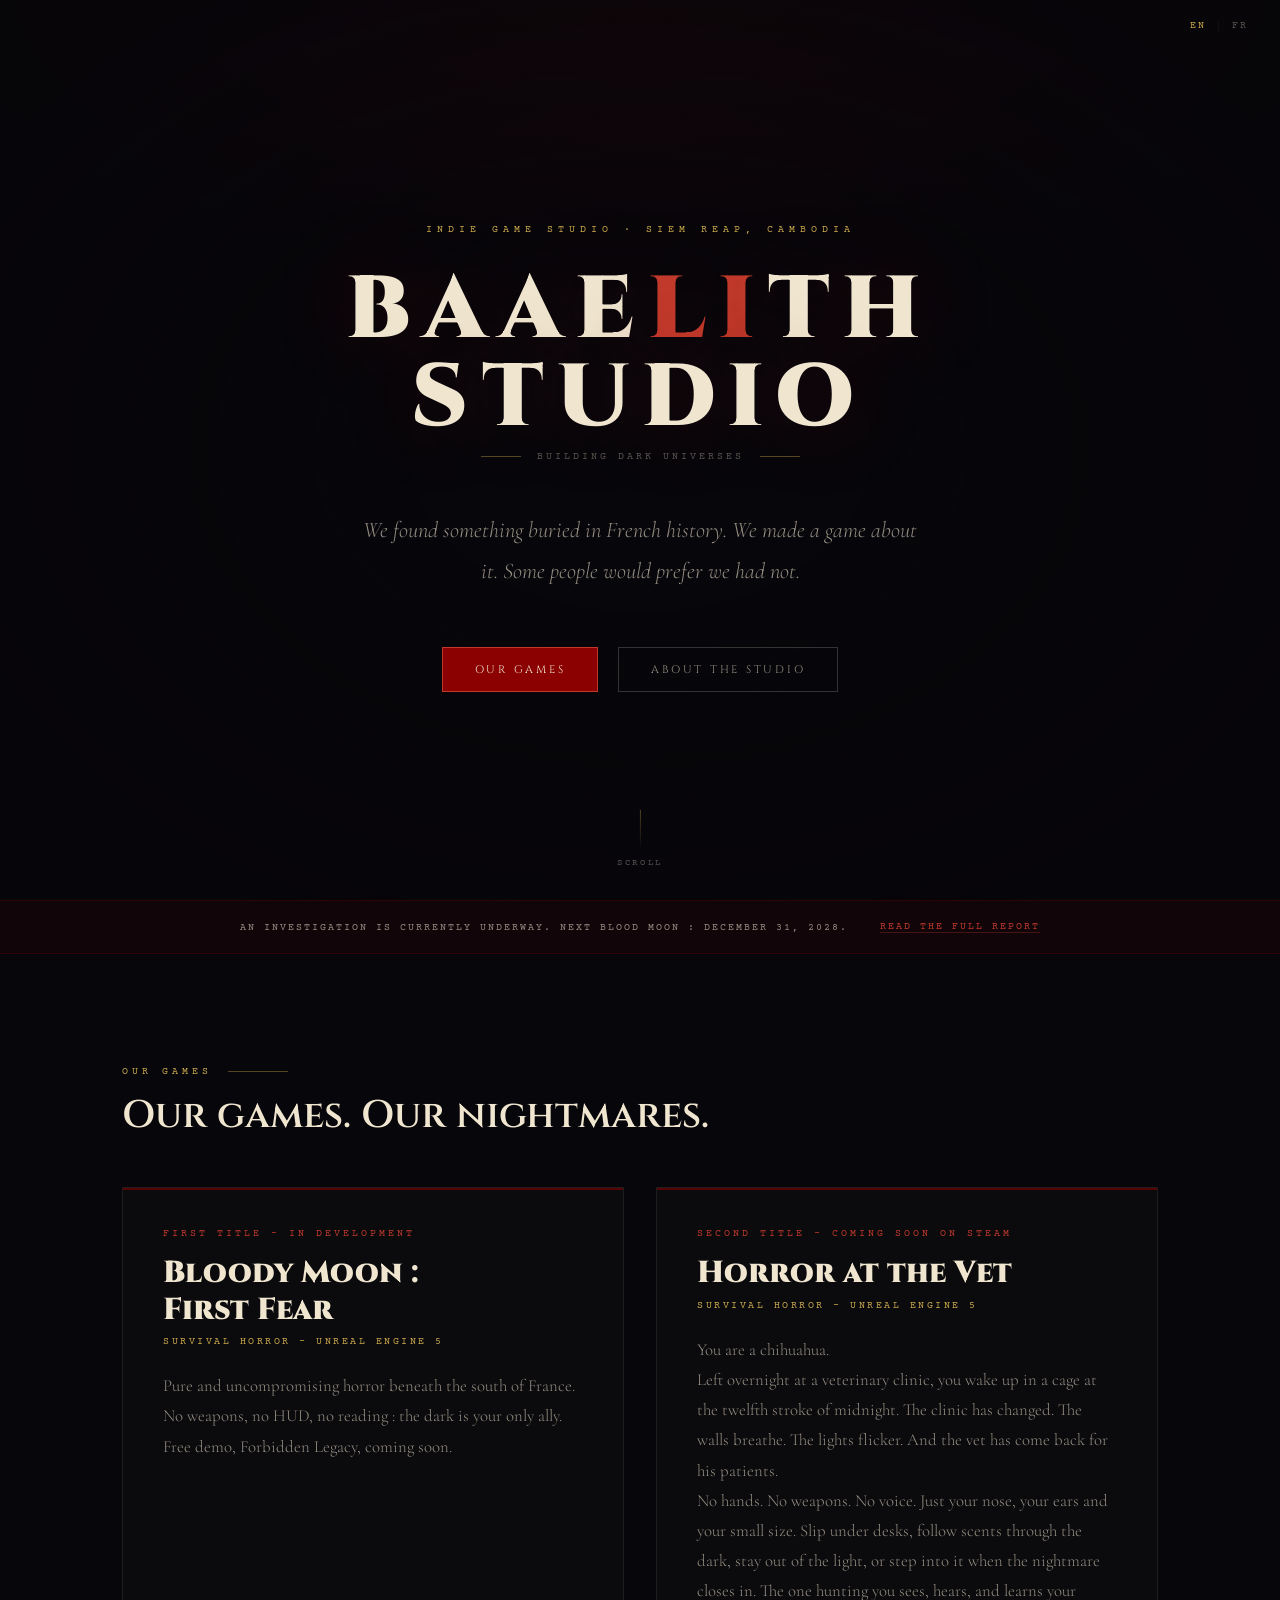
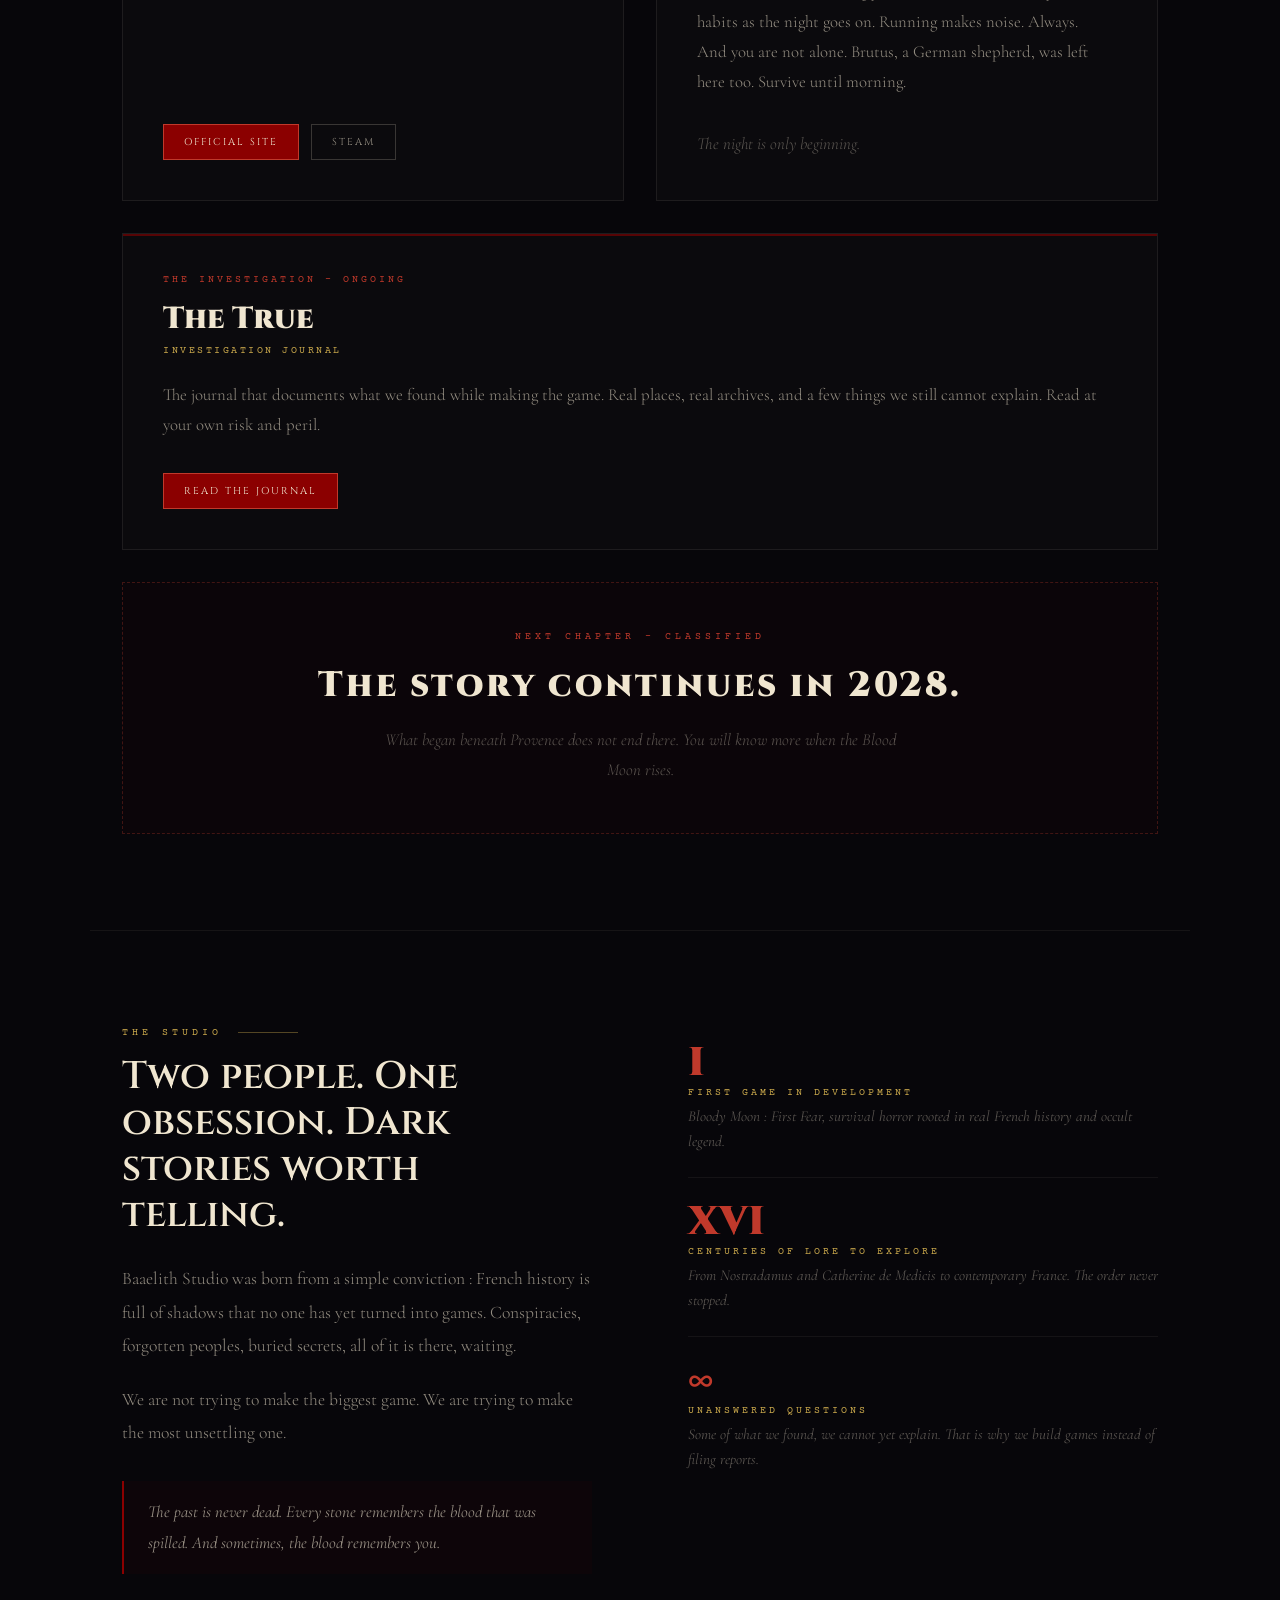
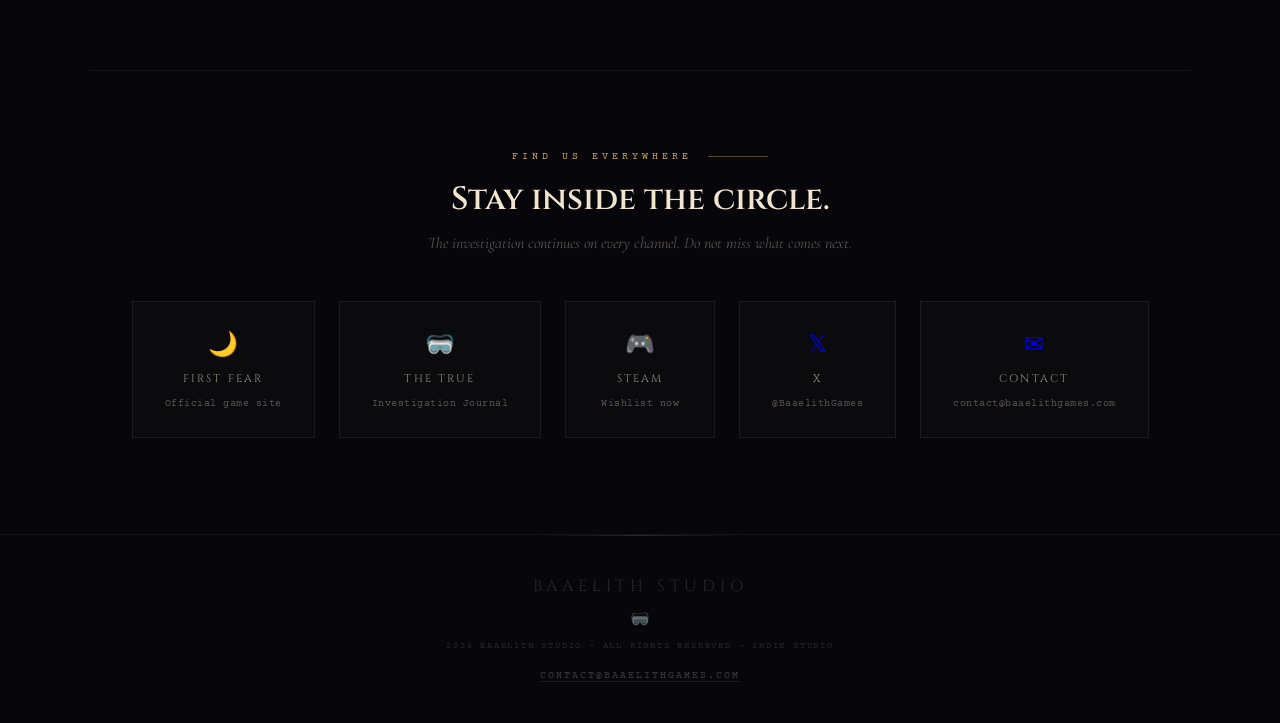
<file: index.html>
<!DOCTYPE html>
<html lang="en">
<head>
<meta charset="UTF-8">
<meta name="viewport" content="width=device-width, initial-scale=1.0">
<meta name="description" content="Baaelith Studio - indie horror game studio building dark universes rooted in real French history. First title : Bloody Moon : First Fear, survival horror on PC. Studio de jeux video independant.">
<link rel="canonical" href="https://baaelithgames.com/">
<meta property="og:type" content="website">
<meta property="og:url" content="https://baaelithgames.com/">
<meta property="og:title" content="Baaelith Studio - Indie Horror Game Studio">
<meta property="og:description" content="An indie game studio building dark universes. First title : Bloody Moon : First Fear, pure survival horror on PC.">
<meta property="og:image" content="https://baaelithgames.github.io/Nostradamus_Lettre_Medicis1.png">
<meta name="twitter:card" content="summary_large_image">
<meta name="twitter:site" content="@BaaelithGames">
<title>Baaelith Studio - Indie Horror Game Studio | Bloody Moon : First Fear</title>
<script type="application/ld+json">
{"@context":"https://schema.org","@type":"Organization","name":"Baaelith Studio","url":"https://baaelithgames.com","email":"contact@baaelithgames.com","description":"Independent game studio building dark universes rooted in real French history. First title : Bloody Moon : First Fear, a pure survival horror game on PC.","sameAs":["https://baaelithgames.github.io","https://store.steampowered.com/app/4516770/Bloody_Moon__First_Fear/","https://x.com/BaaelithGames"]}
</script>
<link href="https://fonts.googleapis.com/css2?family=Cinzel:wght@400;600;900&family=Cormorant+Garamond:ital,wght@0,300;0,400;0,600;1,300;1,400&family=Courier+Prime:wght@400;700&display=swap" rel="stylesheet">
<style>
:root{--black:#07060A;--blood:#8B0000;--blood-bright:#C0392B;--gold:#C9A84C;--gold-dim:rgba(201,168,76,0.4);--paper:#F0E6D0;--paper-dim:rgba(240,230,208,0.6);--paper-ghost:rgba(240,230,208,0.15);--mist:rgba(240,230,208,0.35);}
*,*::before,*::after{box-sizing:border-box;margin:0;padding:0;}
html{scroll-behavior:smooth;}
body{background:var(--black);color:var(--paper);font-family:'Cormorant Garamond',Georgia,serif;overflow-x:hidden;cursor:crosshair;}
a,button{cursor:pointer;}
.lang-bar{position:fixed;top:0;right:0;z-index:200;display:flex;align-items:center;padding:1rem 1.5rem;gap:4px;}
.lang-btn{background:none;border:none;font-family:'Courier Prime',monospace;font-size:10px;letter-spacing:0.2em;color:var(--mist);padding:4px 8px;transition:color 0.2s;text-transform:uppercase;}
.lang-btn.active{color:var(--gold);}
.lang-sep{color:var(--mist);font-size:10px;opacity:0.4;}
.particles{position:fixed;inset:0;overflow:hidden;z-index:0;pointer-events:none;}
.particle{position:absolute;width:1px;height:1px;background:var(--gold);border-radius:50%;animation:drift linear infinite;opacity:0;}
@keyframes drift{0%{transform:translateY(100vh);opacity:0;}10%{opacity:0.5;}90%{opacity:0.2;}100%{transform:translateY(-10vh) translateX(20px);opacity:0;}}
.hero{min-height:100vh;display:flex;flex-direction:column;align-items:center;justify-content:center;position:relative;padding:5rem 2rem 4rem;text-align:center;}
.hero::before{content:'';position:absolute;inset:0;background:radial-gradient(ellipse 60% 60% at 50% 50%,transparent 30%,rgba(7,6,10,0.8) 100%),radial-gradient(ellipse 100% 50% at 50% 0%,rgba(139,0,0,0.12) 0%,transparent 60%);pointer-events:none;z-index:1;}
.hero-content{position:relative;z-index:2;max-width:800px;}
@keyframes fadeDown{from{opacity:0;transform:translateY(-10px);}to{opacity:1;transform:translateY(0);}}
@keyframes fadeUp{from{opacity:0;transform:translateY(20px);}to{opacity:1;transform:translateY(0);}}
@keyframes fadeIn{from{opacity:0;}to{opacity:1;}}
.hero-eyebrow{font-family:'Courier Prime',monospace;font-size:10px;letter-spacing:0.5em;color:var(--gold);text-transform:uppercase;margin-bottom:2rem;opacity:0;animation:fadeDown 1s ease 0.3s forwards;}
.hero-logo{font-family:'Cinzel',serif;font-size:clamp(2.5rem,8vw,5.5rem);font-weight:900;letter-spacing:0.15em;color:var(--paper);line-height:1;margin-bottom:0.5rem;text-shadow:0 0 80px rgba(139,0,0,0.3);opacity:0;animation:fadeUp 1.2s ease 0.5s forwards;}
.hero-logo span{color:var(--blood-bright);}
.hero-rule{display:flex;align-items:center;justify-content:center;gap:1rem;margin-bottom:3rem;opacity:0;animation:fadeUp 1s ease 0.8s forwards;}
.hero-rule::before,.hero-rule::after{content:'';width:40px;height:1px;background:var(--gold-dim);}
.hero-tagline{font-family:'Courier Prime',monospace;font-size:10px;letter-spacing:0.3em;color:var(--mist);text-transform:uppercase;}
.hero-desc{font-size:clamp(1.1rem,2.5vw,1.4rem);font-style:italic;font-weight:300;color:var(--paper-dim);line-height:1.8;max-width:560px;margin:0 auto 3.5rem;opacity:0;animation:fadeUp 1s ease 1s forwards;}
.hero-cta{display:flex;gap:1.25rem;justify-content:center;flex-wrap:wrap;opacity:0;animation:fadeUp 1s ease 1.2s forwards;}
.hero-scroll{position:absolute;bottom:2rem;left:50%;transform:translateX(-50%);z-index:2;display:flex;flex-direction:column;align-items:center;gap:8px;opacity:0;animation:fadeIn 1s ease 2s forwards;}
.hero-scroll span{font-family:'Courier Prime',monospace;font-size:9px;letter-spacing:0.3em;color:var(--mist);text-transform:uppercase;}
.scroll-line{width:1px;height:40px;background:linear-gradient(to bottom,var(--gold-dim),transparent);animation:scrollPulse 2s ease-in-out infinite;}
@keyframes scrollPulse{0%,100%{opacity:0.4;}50%{opacity:1;}}
.btn-primary{font-family:'Cinzel',serif;font-size:11px;letter-spacing:0.25em;text-transform:uppercase;color:var(--paper);background:var(--blood);border:1px solid var(--blood-bright);padding:14px 32px;text-decoration:none;transition:background 0.3s;display:inline-block;}
.btn-primary:hover{background:var(--blood-bright);}
.btn-secondary{font-family:'Cinzel',serif;font-size:11px;letter-spacing:0.25em;text-transform:uppercase;color:var(--paper-dim);background:transparent;border:1px solid rgba(240,230,208,0.2);padding:14px 32px;text-decoration:none;transition:all 0.3s;display:inline-block;}
.btn-secondary:hover{border-color:var(--gold-dim);color:var(--gold);}
.btn-small{font-family:'Cinzel',serif;font-size:10px;letter-spacing:0.2em;text-transform:uppercase;color:var(--paper-dim);background:transparent;border:1px solid rgba(240,230,208,0.2);padding:10px 20px;text-decoration:none;transition:all 0.3s;display:inline-block;}
.btn-small:hover{border-color:var(--gold-dim);color:var(--gold);}
.btn-small.red{background:var(--blood);border-color:var(--blood-bright);color:var(--paper);}
.btn-small.red:hover{background:var(--blood-bright);}
.inv-banner{background:rgba(139,0,0,0.08);border-top:1px solid rgba(139,0,0,0.2);border-bottom:1px solid rgba(139,0,0,0.2);padding:1.25rem 2rem;display:flex;align-items:center;justify-content:center;gap:2rem;flex-wrap:wrap;position:relative;z-index:2;}
.inv-banner p{font-family:'Courier Prime',monospace;font-size:10px;letter-spacing:0.2em;color:var(--paper-dim);text-transform:uppercase;}
.inv-banner a{font-family:'Courier Prime',monospace;font-size:10px;letter-spacing:0.2em;color:var(--blood-bright);text-decoration:none;text-transform:uppercase;border-bottom:1px solid rgba(192,57,43,0.3);}
.inv-banner a:hover{border-color:var(--blood-bright);}
.section-label{font-family:'Courier Prime',monospace;font-size:10px;letter-spacing:0.4em;color:var(--gold);text-transform:uppercase;margin-bottom:1rem;display:flex;align-items:center;gap:1rem;}
.section-label::after{content:'';width:60px;height:1px;background:var(--gold-dim);}
.section-title{font-family:'Cinzel',serif;font-size:clamp(1.6rem,4vw,2.4rem);font-weight:600;color:var(--paper);line-height:1.2;margin-bottom:3rem;}
.games-section{max-width:1100px;margin:0 auto;padding:7rem 2rem 6rem;position:relative;z-index:2;}
.games-grid{display:grid;grid-template-columns:1fr 1fr;gap:2rem;}
.game-card{border:1px solid rgba(240,230,208,0.08);background:rgba(240,230,208,0.02);padding:2.5rem;position:relative;overflow:hidden;display:flex;flex-direction:column;transition:border-color 0.3s;}
.game-card::before{content:'';position:absolute;top:0;left:0;right:0;height:2px;background:var(--blood);opacity:0.6;}
.game-card:hover{border-color:rgba(201,168,76,0.25);}
.card-kicker{font-family:'Courier Prime',monospace;font-size:10px;letter-spacing:0.3em;color:var(--blood-bright);text-transform:uppercase;margin-bottom:1rem;}
.card-name{font-family:'Cinzel',serif;font-size:clamp(1.4rem,3vw,1.9rem);font-weight:900;color:var(--paper);line-height:1.2;margin-bottom:0.5rem;}
.card-sub{font-family:'Courier Prime',monospace;font-size:10px;letter-spacing:0.25em;color:var(--gold);text-transform:uppercase;margin-bottom:1.5rem;}
.card-desc{font-size:1.05rem;font-weight:300;color:var(--paper-dim);line-height:1.8;margin-bottom:2rem;flex:1;}
.card-links{display:flex;gap:0.75rem;flex-wrap:wrap;}
.teaser-card{grid-column:1/-1;border:1px dashed rgba(192,57,43,0.3);background:rgba(139,0,0,0.04);padding:3rem 2.5rem;text-align:center;position:relative;overflow:hidden;transition:border-color 0.3s;}
.teaser-card:hover{border-color:rgba(192,57,43,0.6);}
.teaser-kicker{font-family:'Courier Prime',monospace;font-size:10px;letter-spacing:0.4em;color:var(--blood-bright);text-transform:uppercase;margin-bottom:1.25rem;animation:blink 3s ease-in-out infinite;}
@keyframes blink{0%,100%{opacity:1;}50%{opacity:0.4;}}
.teaser-title{font-family:'Cinzel',serif;font-size:clamp(1.5rem,3.5vw,2.2rem);font-weight:900;color:var(--paper);letter-spacing:0.08em;margin-bottom:1rem;}
.teaser-title span{color:var(--blood-bright);}
.teaser-desc{font-size:1.05rem;font-style:italic;font-weight:300;color:var(--mist);line-height:1.8;max-width:520px;margin:0 auto;}
.studio-section{max-width:1100px;margin:0 auto;padding:6rem 2rem;display:grid;grid-template-columns:1fr 1fr;gap:6rem;align-items:start;position:relative;z-index:2;}
.studio-title{font-family:'Cinzel',serif;font-size:clamp(1.6rem,4vw,2.4rem);font-weight:600;color:var(--paper);line-height:1.2;margin-bottom:1.5rem;}
.studio-text{font-size:1.1rem;font-weight:300;line-height:1.9;color:var(--paper-dim);margin-bottom:1.25rem;}
.studio-manifesto{border-left:2px solid var(--blood);padding:1rem 1.5rem;background:rgba(139,0,0,0.05);margin-top:2rem;}
.studio-manifesto p{font-size:1.05rem;font-style:italic;color:var(--paper-dim);line-height:1.8;}
.studio-facts{display:flex;flex-direction:column;gap:1.5rem;padding-top:1rem;}
.fact-item{padding-bottom:1.5rem;border-bottom:1px solid rgba(240,230,208,0.06);}
.fact-item:last-child{border-bottom:none;}
.fact-num{font-family:'Cinzel',serif;font-size:2.5rem;font-weight:900;color:var(--blood-bright);line-height:1;margin-bottom:0.25rem;}
.fact-label{font-family:'Courier Prime',monospace;font-size:10px;letter-spacing:0.3em;color:var(--gold);text-transform:uppercase;margin-bottom:0.4rem;}
.fact-desc{font-size:0.95rem;color:var(--mist);font-style:italic;line-height:1.6;}
.divider{border:none;border-top:1px solid rgba(240,230,208,0.06);max-width:1100px;margin:0 auto;}
.social-section{padding:5rem 2rem 6rem;max-width:1100px;margin:0 auto;text-align:center;position:relative;z-index:2;}
.social-title{font-family:'Cinzel',serif;font-size:clamp(1.4rem,3vw,2rem);font-weight:600;color:var(--paper);margin-bottom:0.75rem;}
.social-sub{font-size:1rem;font-style:italic;color:var(--mist);margin-bottom:3rem;}
.social-links{display:flex;gap:1.5rem;justify-content:center;flex-wrap:wrap;}
.social-link{display:flex;flex-direction:column;align-items:center;gap:0.75rem;text-decoration:none;padding:1.75rem 2rem;border:1px solid rgba(240,230,208,0.08);background:rgba(240,230,208,0.02);min-width:150px;transition:all 0.3s;position:relative;overflow:hidden;}
.social-link::before{content:'';position:absolute;bottom:0;left:0;right:0;height:2px;background:var(--blood);transform:scaleX(0);transition:transform 0.3s;}
.social-link:hover{border-color:rgba(240,230,208,0.15);}
.social-link:hover::before{transform:scaleX(1);}
.social-icon{font-size:1.5rem;display:block;}
.social-name{font-family:'Cinzel',serif;font-size:11px;letter-spacing:0.2em;color:var(--paper-dim);text-transform:uppercase;}
.social-handle{font-family:'Courier Prime',monospace;font-size:10px;color:var(--mist);letter-spacing:0.05em;}
footer{border-top:1px solid rgba(240,230,208,0.06);padding:2.5rem 2rem;text-align:center;position:relative;z-index:2;}
footer::before{content:'';position:absolute;top:0;left:50%;transform:translateX(-50%);width:200px;height:1px;background:linear-gradient(to right,transparent,var(--blood-bright),transparent);opacity:0.4;}
.footer-logo{font-family:'Cinzel',serif;font-size:1rem;letter-spacing:0.3em;color:var(--paper-ghost);margin-bottom:0.5rem;}
.footer-blood{display:block;color:var(--blood);margin:0.75rem auto;font-size:1rem;opacity:0.5;}
.footer-copy{font-family:'Courier Prime',monospace;font-size:9px;letter-spacing:0.2em;color:rgba(240,230,208,0.15);text-transform:uppercase;margin-bottom:0.75rem;}
.footer-email a{font-family:'Courier Prime',monospace;font-size:10px;letter-spacing:0.2em;color:rgba(240,230,208,0.25);text-decoration:none;text-transform:uppercase;border-bottom:1px solid rgba(240,230,208,0.1);transition:color 0.2s;}
.footer-email a:hover{color:var(--gold);}
@media(max-width:768px){.games-grid{grid-template-columns:1fr;}.studio-section{grid-template-columns:1fr;gap:3rem;}}
@media(max-width:480px){.hero-cta{flex-direction:column;align-items:center;}.btn-primary,.btn-secondary{width:100%;text-align:center;}}
</style>
</head>
<body>
<div class="lang-bar">
  <button class="lang-btn active" id="btn-en" onclick="setLang('en')">EN</button>
  <span class="lang-sep">|</span>
  <button class="lang-btn" id="btn-fr" onclick="setLang('fr')">FR</button>
</div>
<div class="particles" id="particles"></div>
<section class="hero">
  <div class="hero-content">
    <p class="hero-eyebrow" id="t-eyebrow"></p>
    <h1 class="hero-logo">BAAE<span>LI</span>TH<br>STUDIO</h1>
    <div class="hero-rule"><span class="hero-tagline" id="t-tagline"></span></div>
    <p class="hero-desc" id="t-desc"></p>
    <div class="hero-cta">
      <a href="#games" class="btn-primary" id="t-cta1"></a>
      <a href="#studio" class="btn-secondary" id="t-cta2"></a>
    </div>
  </div>
  <div class="hero-scroll"><div class="scroll-line"></div><span id="t-scroll"></span></div>
</section>
<div class="inv-banner">
  <p id="t-banner-text"></p>
  <a href="https://baaelithgames.github.io/the-true" target="_blank" id="t-banner-link"></a>
</div>
<div id="games">
  <div class="games-section">
    <p class="section-label" id="t-games-label"></p>
    <h2 class="section-title" id="t-games-title"></h2>
    <div class="games-grid">
      <div class="game-card">
        <p class="card-kicker" id="t-g1-kicker"></p>
        <p class="card-name">Bloody Moon :<br>First Fear</p>
        <p class="card-sub" id="t-g1-sub"></p>
        <p class="card-desc" id="t-g1-desc"></p>
        <div class="card-links">
          <a href="https://baaelithgames.github.io" target="_blank" class="btn-small red" id="t-g1-site"></a>
          <a href="https://store.steampowered.com/app/4516770/Bloody_Moon__First_Fear/" target="_blank" class="btn-small">Steam</a>
        </div>
      </div>
      <div class="game-card">
        <p class="card-kicker" id="t-g4-kicker"></p>
        <p class="card-name">Horror at the Vet</p>
        <p class="card-sub" id="t-g4-sub"></p>
        <p class="card-desc" id="t-g4-desc" style="white-space:pre-line;"></p>
        <p class="teaser-desc" id="t-g4-tag" style="margin:0;text-align:left;"></p>
      </div>
      <div class="game-card" style="grid-column:1/-1;">
        <p class="card-kicker" id="t-g2-kicker"></p>
        <p class="card-name">The True</p>
        <p class="card-sub" id="t-g2-sub"></p>
        <p class="card-desc" id="t-g2-desc"></p>
        <div class="card-links">
          <a href="https://baaelithgames.github.io/the-true" target="_blank" class="btn-small red" id="t-g2-site"></a>
        </div>
      </div>
      <div class="teaser-card">
        <p class="teaser-kicker" id="t-g3-kicker"></p>
        <p class="teaser-title" id="t-g3-title"></p>
        <p class="teaser-desc" id="t-g3-desc"></p>
      </div>
    </div>
  </div>
</div>
<hr class="divider">
<div id="studio">
  <div class="studio-section">
    <div>
      <p class="section-label" id="t-studio-label"></p>
      <h2 class="studio-title" id="t-studio-title"></h2>
      <p class="studio-text" id="t-studio-text1"></p>
      <p class="studio-text" id="t-studio-text2"></p>
      <div class="studio-manifesto"><p id="t-manifesto"></p></div>
    </div>
    <div class="studio-facts">
      <div class="fact-item">
        <p class="fact-num">I</p>
        <p class="fact-label" id="t-fact1-label"></p>
        <p class="fact-desc" id="t-fact1-desc"></p>
      </div>
      <div class="fact-item">
        <p class="fact-num">XVI</p>
        <p class="fact-label" id="t-fact2-label"></p>
        <p class="fact-desc" id="t-fact2-desc"></p>
      </div>
      <div class="fact-item">
        <p class="fact-num">&#8734;</p>
        <p class="fact-label" id="t-fact3-label"></p>
        <p class="fact-desc" id="t-fact3-desc"></p>
      </div>
    </div>
  </div>
</div>
<hr class="divider">
<div class="social-section">
  <p class="section-label" style="justify-content:center;" id="t-social-label"></p>
  <h2 class="social-title" id="t-social-title"></h2>
  <p class="social-sub" id="t-social-sub"></p>
  <div class="social-links">
    <a href="https://baaelithgames.github.io" target="_blank" class="social-link">
      <span class="social-icon">&#127769;</span>
      <span class="social-name">First Fear</span>
      <span class="social-handle" id="t-social-ff"></span>
    </a>
    <a href="https://baaelithgames.github.io/the-true" target="_blank" class="social-link">
      <span class="social-icon">&#129405;</span>
      <span class="social-name">The True</span>
      <span class="social-handle" id="t-social-thetrue"></span>
    </a>
    <a href="https://store.steampowered.com/app/4516770/Bloody_Moon__First_Fear/" target="_blank" class="social-link">
      <span class="social-icon">&#127918;</span>
      <span class="social-name">Steam</span>
      <span class="social-handle" id="t-social-steam"></span>
    </a>
    <a href="https://x.com/BaaelithGames" target="_blank" class="social-link">
      <span class="social-icon">&#120143;</span>
      <span class="social-name">X</span>
      <span class="social-handle">@BaaelithGames</span>
    </a>
    <a href="mailto:contact@baaelithgames.com" class="social-link">
      <span class="social-icon">&#9993;</span>
      <span class="social-name">Contact</span>
      <span class="social-handle">contact@baaelithgames.com</span>
    </a>
  </div>
</div>
<footer>
  <p class="footer-logo">BAAELITH STUDIO</p>
  <span class="footer-blood">&#129405;</span>
  <p class="footer-copy" id="t-footer-copy"></p>
  <div class="footer-email">
    <a href="mailto:contact@baaelithgames.com">contact@baaelithgames.com</a>
  </div>
</footer>
<script>
var T = {
  en: {
    eyebrow: 'Indie Game Studio · Siem Reap, Cambodia',
    tagline: 'Building Dark Universes',
    desc: 'We found something buried in French history. We made a game about it. Some people would prefer we had not.',
    cta1: 'Our Games',
    cta2: 'About the Studio',
    scroll: 'Scroll',
    'banner-text': 'An investigation is currently underway. Next Blood Moon : December 31, 2028.',
    'banner-link': 'Read the full report',
    'games-label': 'Our Games',
    'games-title': 'Our games. Our nightmares.',
    'g1-kicker': 'First Title - In Development',
    'g1-sub': 'Survival Horror - Unreal Engine 5',
    'g1-desc': 'Pure and uncompromising horror beneath the south of France. No weapons, no HUD, no reading : the dark is your only ally. Free demo, Forbidden Legacy, coming soon.',
    'g1-site': 'Official Site',
    'g2-kicker': 'The Investigation - Ongoing',
    'g2-sub': 'Investigation Journal',
    'g2-desc': 'The journal that documents what we found while making the game. Real places, real archives, and a few things we still cannot explain. Read at your own risk and peril.',
    'g2-site': 'Read the Journal',
    'g4-kicker': 'Second Title - Coming Soon on Steam',
    'g4-sub': 'Survival Horror - Unreal Engine 5',
    'g4-desc': 'You are a chihuahua.\nLeft overnight at a veterinary clinic, you wake up in a cage at the twelfth stroke of midnight. The clinic has changed. The walls breathe. The lights flicker. And the vet has come back for his patients.\nNo hands. No weapons. No voice. Just your nose, your ears and your small size. Slip under desks, follow scents through the dark, stay out of the light, or step into it when the nightmare closes in. The one hunting you sees, hears, and learns your habits as the night goes on. Running makes noise. Always.\nAnd you are not alone. Brutus, a German shepherd, was left here too. Survive until morning.',
    'g4-tag': 'The night is only beginning.',
    'g3-kicker': 'Next Chapter - Classified',
    'g3-title': 'The story continues in 2028.',
    'g3-desc': 'What began beneath Provence does not end there. You will know more when the Blood Moon rises.',
    'studio-label': 'The Studio',
    'studio-title': 'Two people. One obsession. Dark stories worth telling.',
    'studio-text1': 'Baaelith Studio was born from a simple conviction : French history is full of shadows that no one has yet turned into games. Conspiracies, forgotten peoples, buried secrets, all of it is there, waiting.',
    'studio-text2': 'We are not trying to make the biggest game. We are trying to make the most unsettling one.',
    manifesto: 'The past is never dead. Every stone remembers the blood that was spilled. And sometimes, the blood remembers you.',
    'fact1-label': 'First game in development',
    'fact1-desc': 'Bloody Moon : First Fear, survival horror rooted in real French history and occult legend.',
    'fact2-label': 'Centuries of lore to explore',
    'fact2-desc': 'From Nostradamus and Catherine de Medicis to contemporary France. The order never stopped.',
    'fact3-label': 'Unanswered questions',
    'fact3-desc': 'Some of what we found, we cannot yet explain. That is why we build games instead of filing reports.',
    'social-label': 'Find us everywhere',
    'social-title': 'Stay inside the circle.',
    'social-sub': 'The investigation continues on every channel. Do not miss what comes next.',
    'social-ff': 'Official game site',
    'social-thetrue': 'Investigation Journal',
    'social-steam': 'Wishlist now',
    'footer-copy': '2026 Baaelith Studio - All rights reserved - Indie Studio'
  },
  fr: {
    eyebrow: 'Studio de Jeux Indépendant · Siem Reap, Cambodge',
    tagline: 'Construire des Univers Sombres',
    desc: 'Nous avons trouvé quelque chose d’enfoui dans l’histoire de France. Nous en avons fait un jeu. Certains auraient préféré que nous ne le fassions pas.',
    cta1: 'Nos Jeux',
    cta2: 'Le Studio',
    scroll: 'Défiler',
    'banner-text': 'Une enquête est actuellement en cours. Prochaine Lune de Sang : 31 décembre 2028.',
    'banner-link': 'Lire le rapport complet',
    'games-label': 'Nos Jeux',
    'games-title': 'Nos jeux. Nos cauchemars.',
    'g1-kicker': 'Premier Titre - En Développement',
    'g1-sub': 'Survival Horror - Unreal Engine 5',
    'g1-desc': 'Une horreur pure et sans compromis sous le sud de la France. Sans arme, sans HUD, sans lecture : le noir est votre seul allié. Démo gratuite, Forbidden Legacy, bientôt disponible.',
    'g1-site': 'Site Officiel',
    'g2-kicker': 'L’Enquête - En Cours',
    'g2-sub': 'Journal d’Enquête',
    'g2-desc': 'Le journal qui documente ce que nous avons trouvé en créant le jeu. De vrais lieux, de vraies archives, et quelques choses que nous ne savons toujours pas expliquer. À lire à vos risques et périls.',
    'g2-site': 'Lire le Journal',
    'g4-kicker': 'Deuxième Titre - Bientôt sur Steam',
    'g4-sub': 'Survival Horror - Unreal Engine 5',
    'g4-desc': 'Tu es un chihuahua.\nDéposé pour la nuit dans une clinique vétérinaire, tu te réveilles en cage au douzième coup de minuit. La clinique n’est plus la même. Les murs respirent. Les néons grésillent. Et le vétérinaire est revenu s’occuper de ses patients.\nPas de mains. Pas d’arme. Pas de voix. Juste ton flair, tes oreilles et ta petite taille. Glisse toi sous les bureaux, suis les odeurs dans le noir, fuis la lumière, ou réfugie toi dessous quand le cauchemar se referme. Celui qui te chasse voit, entend, et apprend tes habitudes au fil de la nuit. Courir fait du bruit. Toujours.\nEt tu n’es pas seul. Brutus, un berger allemand, a été déposé ici aussi. Survis jusqu’au matin.',
    'g4-tag': 'La nuit ne fait que commencer.',
    'g3-kicker': 'Prochain Chapitre - Classifié',
    'g3-title': 'L’histoire continue en 2028.',
    'g3-desc': 'Ce qui a commencé sous la Provence ne s’arrête pas là. Vous en saurez plus quand la Lune de Sang se lèvera.',
    'studio-label': 'Le Studio',
    'studio-title': 'Deux personnes. Une obsession. Des histoires sombres qui méritent d’être racontées.',
    'studio-text1': 'Baaelith Studio est né d’une conviction simple : l’histoire de France est pleine d’ombres que personne n’a encore transformées en jeux. Conspirations, peuples oubliés, secrets enterrés, tout cela est là, qui attend.',
    'studio-text2': 'Nous n’essayons pas de faire le jeu le plus grand. Nous essayons de faire le plus dérangeant.',
    manifesto: 'Le passé n’est jamais mort. Chaque pierre se souvient du sang versé. Et parfois, le sang se souvient de vous.',
    'fact1-label': 'Premier jeu en développement',
    'fact1-desc': 'Bloody Moon : First Fear, survival horror ancré dans la vraie histoire de France et la légende occulte.',
    'fact2-label': 'Des siècles de lore à explorer',
    'fact2-desc': 'De Nostradamus et Catherine de Médicis à la France contemporaine. L’ordre ne s’est jamais arrêté.',
    'fact3-label': 'Questions sans réponse',
    'fact3-desc': 'Certaines de nos découvertes, nous ne pouvons pas encore les expliquer. C’est pourquoi nous créons des jeux.',
    'social-label': 'Retrouvez-nous partout',
    'social-title': 'Restez dans le cercle.',
    'social-sub': 'L’enquête continue sur tous les canaux. Ne manquez pas ce qui vient ensuite.',
    'social-ff': 'Site officiel du jeu',
    'social-thetrue': 'Journal d’enquête',
    'social-steam': 'Wishlist maintenant',
    'footer-copy': '2026 Baaelith Studio - Tous droits réservés - Studio Indépendant'
  }
};
function setLang(l) {
  var d = T[l];
  document.getElementById('btn-en').classList.toggle('active', l === 'en');
  document.getElementById('btn-fr').classList.toggle('active', l === 'fr');
  document.documentElement.lang = l;
  for (var key in d) {
    var el = document.getElementById('t-' + key);
    if (el) el.textContent = d[key];
  }
}
var container = document.getElementById('particles');
for (var i = 0; i < 25; i++) {
  var p = document.createElement('div');
  p.className = 'particle';
  p.style.left = Math.random() * 100 + '%';
  p.style.width = p.style.height = (Math.random() * 2 + 1) + 'px';
  p.style.animationDuration = (Math.random() * 15 + 10) + 's';
  p.style.animationDelay = (Math.random() * 10) + 's';
  container.appendChild(p);
}
document.querySelectorAll('a[href^="#"]').forEach(function(a) {
  a.addEventListener('click', function(e) {
    var target = document.querySelector(a.getAttribute('href'));
    if (target) { e.preventDefault(); target.scrollIntoView({ behavior: 'smooth' }); }
  });
});
setLang('en');
</script>
</body>
</html>
</file>
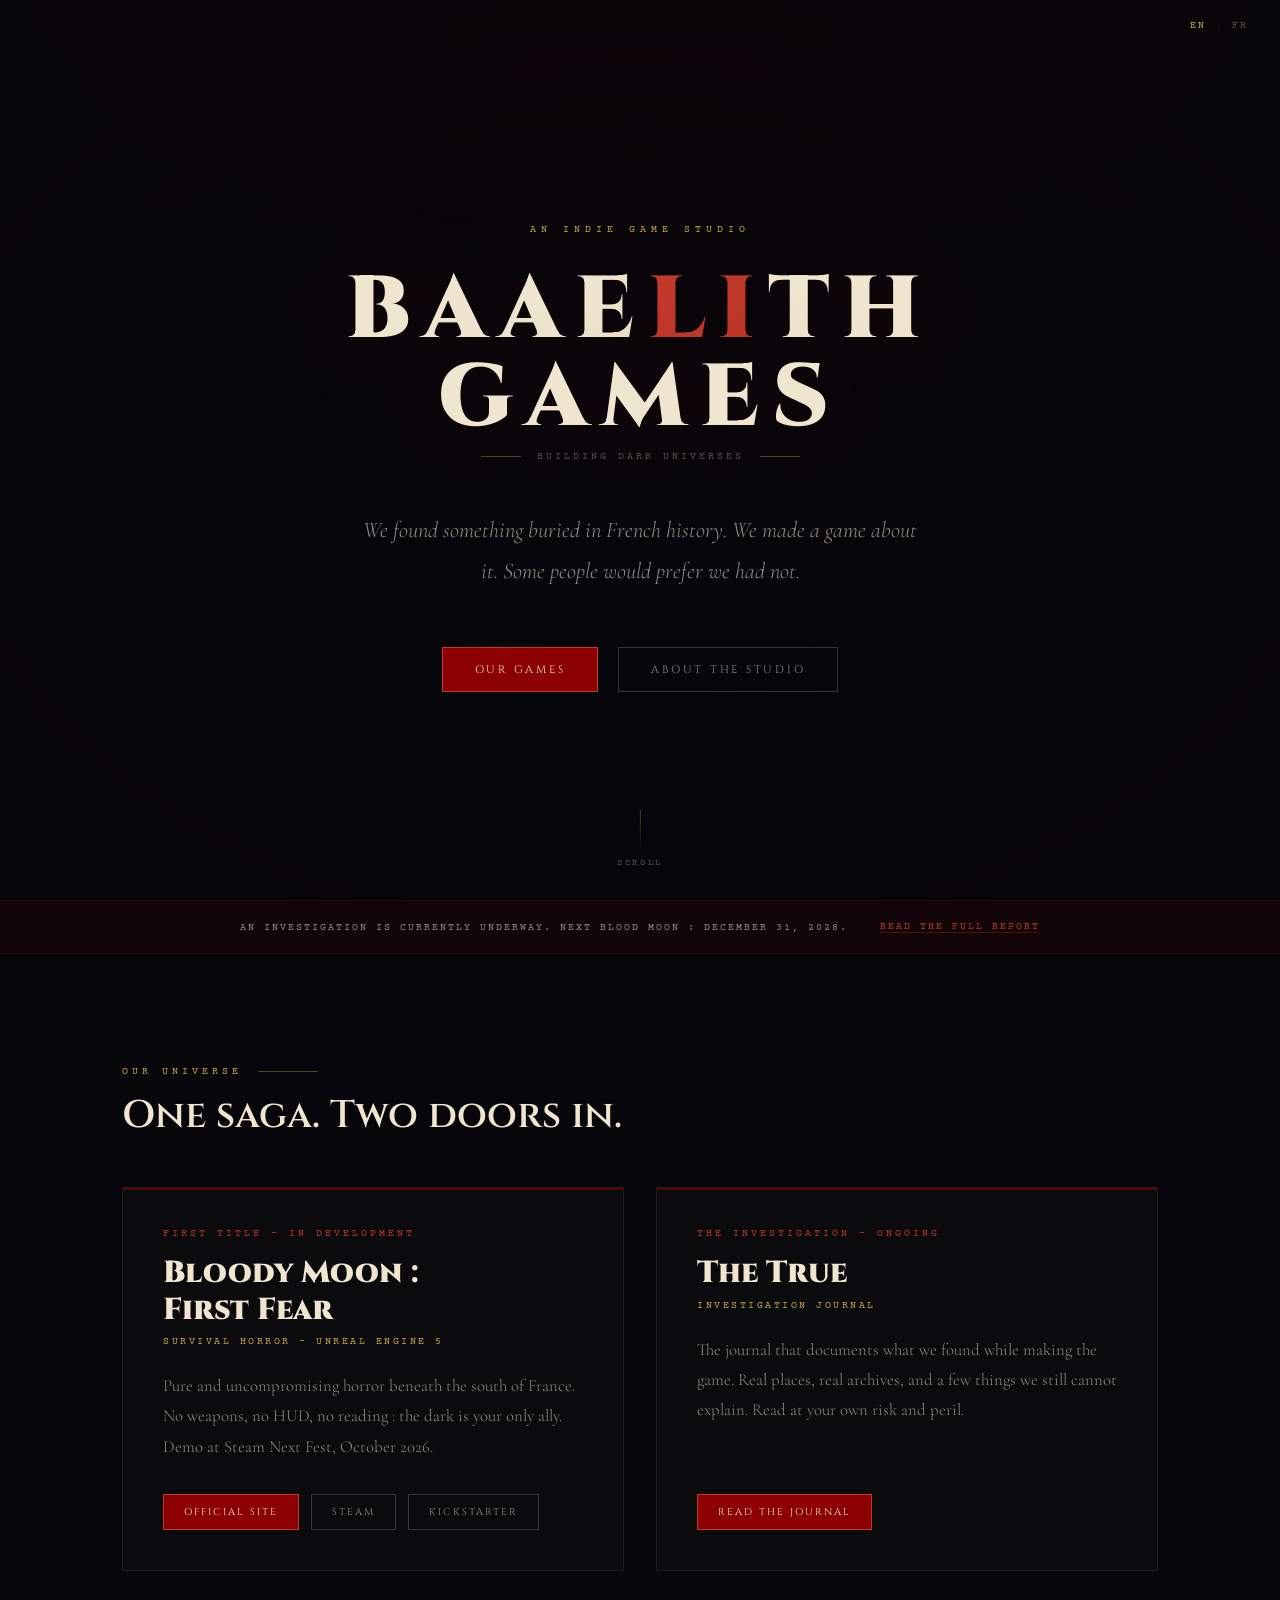
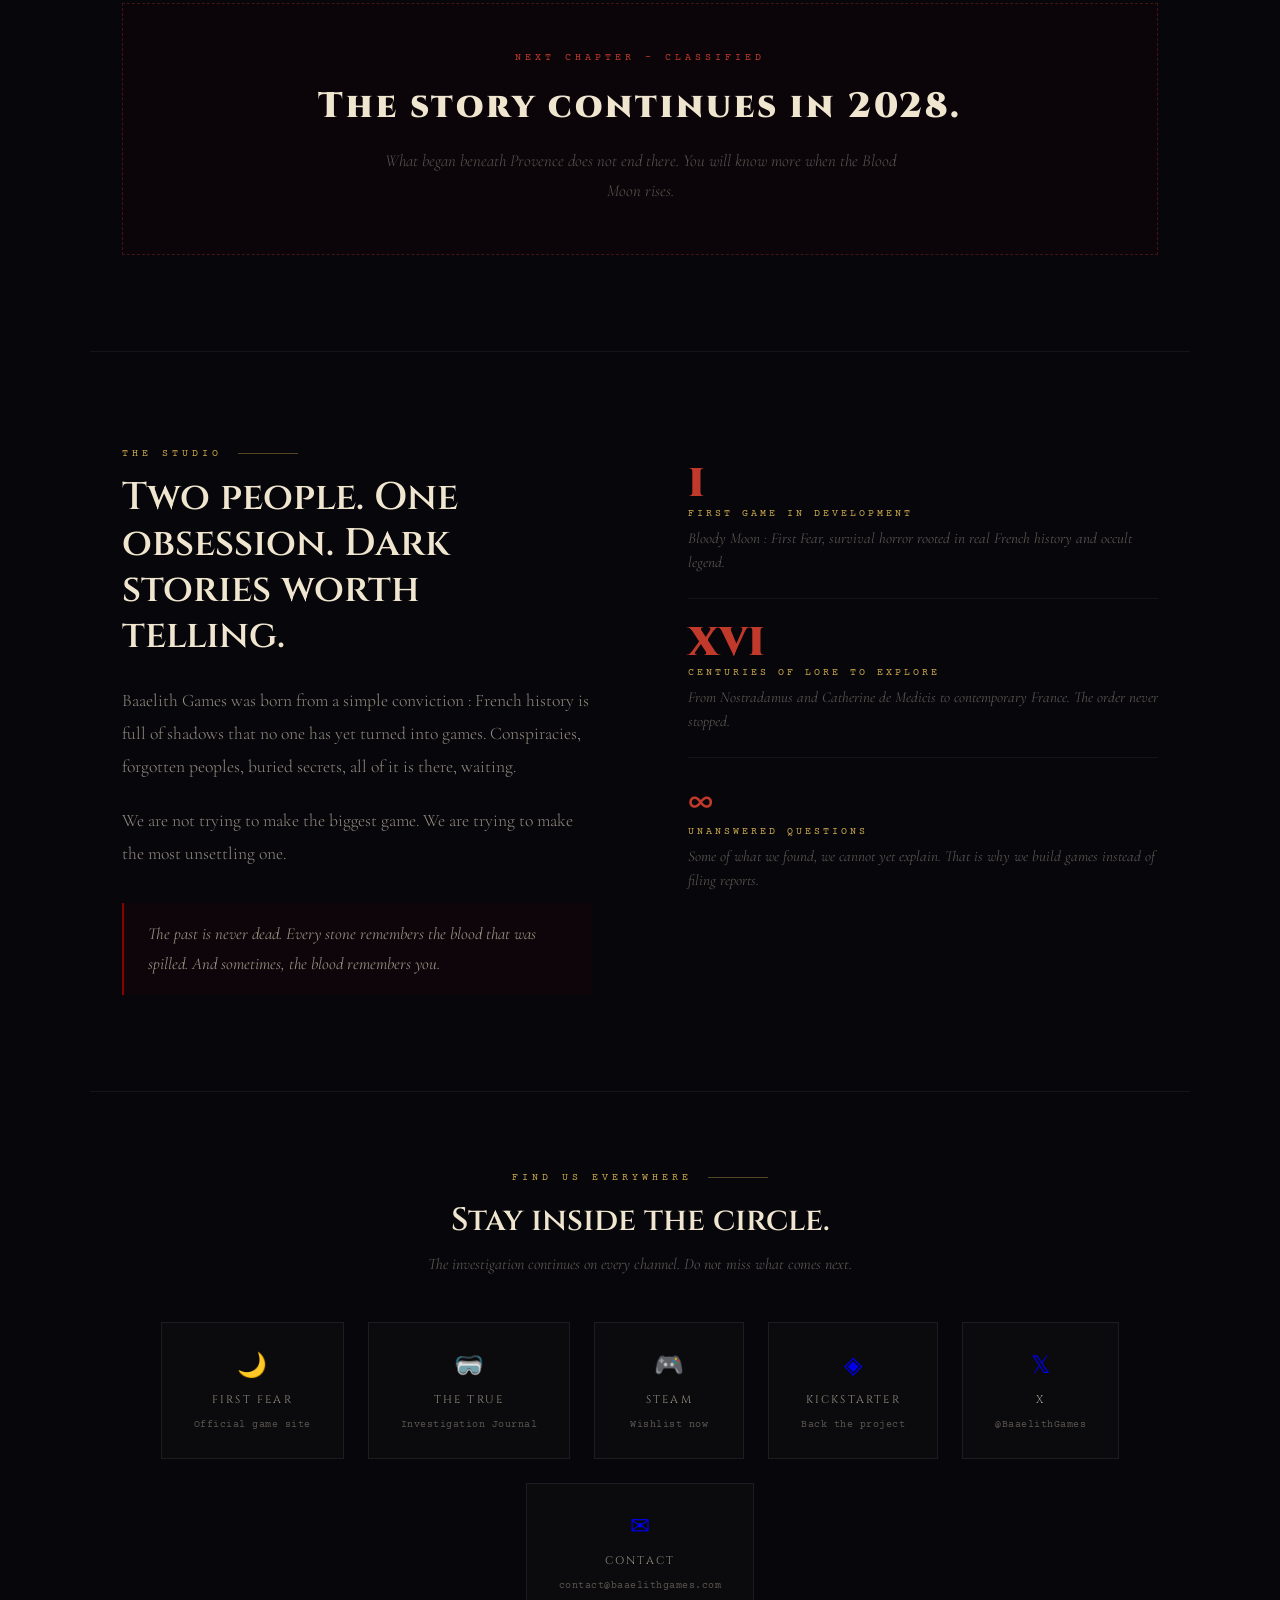
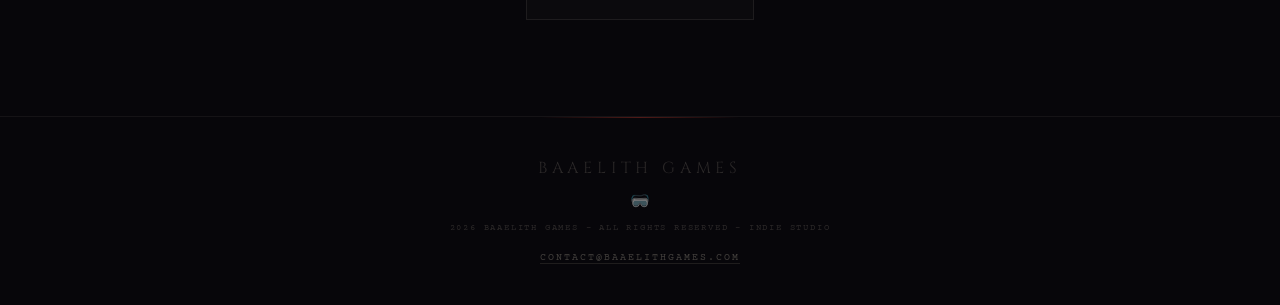
<file: index_3.html>
<!DOCTYPE html>
<html lang="en">
<head>
<meta charset="UTF-8">
<meta name="viewport" content="width=device-width, initial-scale=1.0">
<meta name="description" content="Baaelith Games - An indie game studio building dark universes. First title : Bloody Moon : First Fear.">
<meta property="og:title" content="Baaelith Games">
<meta property="og:description" content="An indie game studio building dark universes.">
<title>Baaelith Games</title>
<link href="https://fonts.googleapis.com/css2?family=Cinzel:wght@400;600;900&family=Cormorant+Garamond:ital,wght@0,300;0,400;0,600;1,300;1,400&family=Courier+Prime:wght@400;700&display=swap" rel="stylesheet">
<style>
:root{--black:#07060A;--blood:#8B0000;--blood-bright:#C0392B;--gold:#C9A84C;--gold-dim:rgba(201,168,76,0.4);--paper:#F0E6D0;--paper-dim:rgba(240,230,208,0.6);--paper-ghost:rgba(240,230,208,0.15);--mist:rgba(240,230,208,0.35);}
*,*::before,*::after{box-sizing:border-box;margin:0;padding:0;}
html{scroll-behavior:smooth;}
body{background:var(--black);color:var(--paper);font-family:'Cormorant Garamond',Georgia,serif;overflow-x:hidden;cursor:crosshair;}
a,button{cursor:pointer;}
.lang-bar{position:fixed;top:0;right:0;z-index:200;display:flex;align-items:center;padding:1rem 1.5rem;gap:4px;}
.lang-btn{background:none;border:none;font-family:'Courier Prime',monospace;font-size:10px;letter-spacing:0.2em;color:var(--mist);padding:4px 8px;transition:color 0.2s;text-transform:uppercase;}
.lang-btn.active{color:var(--gold);}
.lang-sep{color:var(--mist);font-size:10px;opacity:0.4;}
.particles{position:fixed;inset:0;overflow:hidden;z-index:0;pointer-events:none;}
.particle{position:absolute;width:1px;height:1px;background:var(--gold);border-radius:50%;animation:drift linear infinite;opacity:0;}
@keyframes drift{0%{transform:translateY(100vh);opacity:0;}10%{opacity:0.5;}90%{opacity:0.2;}100%{transform:translateY(-10vh) translateX(20px);opacity:0;}}
.hero{min-height:100vh;display:flex;flex-direction:column;align-items:center;justify-content:center;position:relative;padding:5rem 2rem 4rem;text-align:center;}
.hero::before{content:'';position:absolute;inset:0;background:radial-gradient(ellipse 60% 60% at 50% 50%,transparent 30%,rgba(7,6,10,0.8) 100%),radial-gradient(ellipse 100% 50% at 50% 0%,rgba(139,0,0,0.12) 0%,transparent 60%);pointer-events:none;z-index:1;}
.hero-content{position:relative;z-index:2;max-width:800px;}
@keyframes fadeDown{from{opacity:0;transform:translateY(-10px);}to{opacity:1;transform:translateY(0);}}
@keyframes fadeUp{from{opacity:0;transform:translateY(20px);}to{opacity:1;transform:translateY(0);}}
@keyframes fadeIn{from{opacity:0;}to{opacity:1;}}
.hero-eyebrow{font-family:'Courier Prime',monospace;font-size:10px;letter-spacing:0.5em;color:var(--gold);text-transform:uppercase;margin-bottom:2rem;opacity:0;animation:fadeDown 1s ease 0.3s forwards;}
.hero-logo{font-family:'Cinzel',serif;font-size:clamp(2.5rem,8vw,5.5rem);font-weight:900;letter-spacing:0.15em;color:var(--paper);line-height:1;margin-bottom:0.5rem;text-shadow:0 0 80px rgba(139,0,0,0.3);opacity:0;animation:fadeUp 1.2s ease 0.5s forwards;}
.hero-logo span{color:var(--blood-bright);}
.hero-rule{display:flex;align-items:center;justify-content:center;gap:1rem;margin-bottom:3rem;opacity:0;animation:fadeUp 1s ease 0.8s forwards;}
.hero-rule::before,.hero-rule::after{content:'';width:40px;height:1px;background:var(--gold-dim);}
.hero-tagline{font-family:'Courier Prime',monospace;font-size:10px;letter-spacing:0.3em;color:var(--mist);text-transform:uppercase;}
.hero-desc{font-size:clamp(1.1rem,2.5vw,1.4rem);font-style:italic;font-weight:300;color:var(--paper-dim);line-height:1.8;max-width:560px;margin:0 auto 3.5rem;opacity:0;animation:fadeUp 1s ease 1s forwards;}
.hero-cta{display:flex;gap:1.25rem;justify-content:center;flex-wrap:wrap;opacity:0;animation:fadeUp 1s ease 1.2s forwards;}
.hero-scroll{position:absolute;bottom:2rem;left:50%;transform:translateX(-50%);z-index:2;display:flex;flex-direction:column;align-items:center;gap:8px;opacity:0;animation:fadeIn 1s ease 2s forwards;}
.hero-scroll span{font-family:'Courier Prime',monospace;font-size:9px;letter-spacing:0.3em;color:var(--mist);text-transform:uppercase;}
.scroll-line{width:1px;height:40px;background:linear-gradient(to bottom,var(--gold-dim),transparent);animation:scrollPulse 2s ease-in-out infinite;}
@keyframes scrollPulse{0%,100%{opacity:0.4;}50%{opacity:1;}}
.btn-primary{font-family:'Cinzel',serif;font-size:11px;letter-spacing:0.25em;text-transform:uppercase;color:var(--paper);background:var(--blood);border:1px solid var(--blood-bright);padding:14px 32px;text-decoration:none;transition:background 0.3s;display:inline-block;}
.btn-primary:hover{background:var(--blood-bright);}
.btn-secondary{font-family:'Cinzel',serif;font-size:11px;letter-spacing:0.25em;text-transform:uppercase;color:var(--paper-dim);background:transparent;border:1px solid rgba(240,230,208,0.2);padding:14px 32px;text-decoration:none;transition:all 0.3s;display:inline-block;}
.btn-secondary:hover{border-color:var(--gold-dim);color:var(--gold);}
.btn-small{font-family:'Cinzel',serif;font-size:10px;letter-spacing:0.2em;text-transform:uppercase;color:var(--paper-dim);background:transparent;border:1px solid rgba(240,230,208,0.2);padding:10px 20px;text-decoration:none;transition:all 0.3s;display:inline-block;}
.btn-small:hover{border-color:var(--gold-dim);color:var(--gold);}
.btn-small.red{background:var(--blood);border-color:var(--blood-bright);color:var(--paper);}
.btn-small.red:hover{background:var(--blood-bright);}
.inv-banner{background:rgba(139,0,0,0.08);border-top:1px solid rgba(139,0,0,0.2);border-bottom:1px solid rgba(139,0,0,0.2);padding:1.25rem 2rem;display:flex;align-items:center;justify-content:center;gap:2rem;flex-wrap:wrap;position:relative;z-index:2;}
.inv-banner p{font-family:'Courier Prime',monospace;font-size:10px;letter-spacing:0.2em;color:var(--paper-dim);text-transform:uppercase;}
.inv-banner a{font-family:'Courier Prime',monospace;font-size:10px;letter-spacing:0.2em;color:var(--blood-bright);text-decoration:none;text-transform:uppercase;border-bottom:1px solid rgba(192,57,43,0.3);}
.inv-banner a:hover{border-color:var(--blood-bright);}
.section-label{font-family:'Courier Prime',monospace;font-size:10px;letter-spacing:0.4em;color:var(--gold);text-transform:uppercase;margin-bottom:1rem;display:flex;align-items:center;gap:1rem;}
.section-label::after{content:'';width:60px;height:1px;background:var(--gold-dim);}
.section-title{font-family:'Cinzel',serif;font-size:clamp(1.6rem,4vw,2.4rem);font-weight:600;color:var(--paper);line-height:1.2;margin-bottom:3rem;}
.games-section{max-width:1100px;margin:0 auto;padding:7rem 2rem 6rem;position:relative;z-index:2;}
.games-grid{display:grid;grid-template-columns:1fr 1fr;gap:2rem;}
.game-card{border:1px solid rgba(240,230,208,0.08);background:rgba(240,230,208,0.02);padding:2.5rem;position:relative;overflow:hidden;display:flex;flex-direction:column;transition:border-color 0.3s;}
.game-card::before{content:'';position:absolute;top:0;left:0;right:0;height:2px;background:var(--blood);opacity:0.6;}
.game-card:hover{border-color:rgba(201,168,76,0.25);}
.card-kicker{font-family:'Courier Prime',monospace;font-size:10px;letter-spacing:0.3em;color:var(--blood-bright);text-transform:uppercase;margin-bottom:1rem;}
.card-name{font-family:'Cinzel',serif;font-size:clamp(1.4rem,3vw,1.9rem);font-weight:900;color:var(--paper);line-height:1.2;margin-bottom:0.5rem;}
.card-sub{font-family:'Courier Prime',monospace;font-size:10px;letter-spacing:0.25em;color:var(--gold);text-transform:uppercase;margin-bottom:1.5rem;}
.card-desc{font-size:1.05rem;font-weight:300;color:var(--paper-dim);line-height:1.8;margin-bottom:2rem;flex:1;}
.card-links{display:flex;gap:0.75rem;flex-wrap:wrap;}
.teaser-card{grid-column:1/-1;border:1px dashed rgba(192,57,43,0.3);background:rgba(139,0,0,0.04);padding:3rem 2.5rem;text-align:center;position:relative;overflow:hidden;transition:border-color 0.3s;}
.teaser-card:hover{border-color:rgba(192,57,43,0.6);}
.teaser-kicker{font-family:'Courier Prime',monospace;font-size:10px;letter-spacing:0.4em;color:var(--blood-bright);text-transform:uppercase;margin-bottom:1.25rem;animation:blink 3s ease-in-out infinite;}
@keyframes blink{0%,100%{opacity:1;}50%{opacity:0.4;}}
.teaser-title{font-family:'Cinzel',serif;font-size:clamp(1.5rem,3.5vw,2.2rem);font-weight:900;color:var(--paper);letter-spacing:0.08em;margin-bottom:1rem;}
.teaser-title span{color:var(--blood-bright);}
.teaser-desc{font-size:1.05rem;font-style:italic;font-weight:300;color:var(--mist);line-height:1.8;max-width:520px;margin:0 auto;}
.studio-section{max-width:1100px;margin:0 auto;padding:6rem 2rem;display:grid;grid-template-columns:1fr 1fr;gap:6rem;align-items:start;position:relative;z-index:2;}
.studio-title{font-family:'Cinzel',serif;font-size:clamp(1.6rem,4vw,2.4rem);font-weight:600;color:var(--paper);line-height:1.2;margin-bottom:1.5rem;}
.studio-text{font-size:1.1rem;font-weight:300;line-height:1.9;color:var(--paper-dim);margin-bottom:1.25rem;}
.studio-manifesto{border-left:2px solid var(--blood);padding:1rem 1.5rem;background:rgba(139,0,0,0.05);margin-top:2rem;}
.studio-manifesto p{font-size:1.05rem;font-style:italic;color:var(--paper-dim);line-height:1.8;}
.studio-facts{display:flex;flex-direction:column;gap:1.5rem;padding-top:1rem;}
.fact-item{padding-bottom:1.5rem;border-bottom:1px solid rgba(240,230,208,0.06);}
.fact-item:last-child{border-bottom:none;}
.fact-num{font-family:'Cinzel',serif;font-size:2.5rem;font-weight:900;color:var(--blood-bright);line-height:1;margin-bottom:0.25rem;}
.fact-label{font-family:'Courier Prime',monospace;font-size:10px;letter-spacing:0.3em;color:var(--gold);text-transform:uppercase;margin-bottom:0.4rem;}
.fact-desc{font-size:0.95rem;color:var(--mist);font-style:italic;line-height:1.6;}
.divider{border:none;border-top:1px solid rgba(240,230,208,0.06);max-width:1100px;margin:0 auto;}
.social-section{padding:5rem 2rem 6rem;max-width:1100px;margin:0 auto;text-align:center;position:relative;z-index:2;}
.social-title{font-family:'Cinzel',serif;font-size:clamp(1.4rem,3vw,2rem);font-weight:600;color:var(--paper);margin-bottom:0.75rem;}
.social-sub{font-size:1rem;font-style:italic;color:var(--mist);margin-bottom:3rem;}
.social-links{display:flex;gap:1.5rem;justify-content:center;flex-wrap:wrap;}
.social-link{display:flex;flex-direction:column;align-items:center;gap:0.75rem;text-decoration:none;padding:1.75rem 2rem;border:1px solid rgba(240,230,208,0.08);background:rgba(240,230,208,0.02);min-width:150px;transition:all 0.3s;position:relative;overflow:hidden;}
.social-link::before{content:'';position:absolute;bottom:0;left:0;right:0;height:2px;background:var(--blood);transform:scaleX(0);transition:transform 0.3s;}
.social-link:hover{border-color:rgba(240,230,208,0.15);}
.social-link:hover::before{transform:scaleX(1);}
.social-icon{font-size:1.5rem;display:block;}
.social-name{font-family:'Cinzel',serif;font-size:11px;letter-spacing:0.2em;color:var(--paper-dim);text-transform:uppercase;}
.social-handle{font-family:'Courier Prime',monospace;font-size:10px;color:var(--mist);letter-spacing:0.05em;}
footer{border-top:1px solid rgba(240,230,208,0.06);padding:2.5rem 2rem;text-align:center;position:relative;z-index:2;}
footer::before{content:'';position:absolute;top:0;left:50%;transform:translateX(-50%);width:200px;height:1px;background:linear-gradient(to right,transparent,var(--blood-bright),transparent);opacity:0.4;}
.footer-logo{font-family:'Cinzel',serif;font-size:1rem;letter-spacing:0.3em;color:var(--paper-ghost);margin-bottom:0.5rem;}
.footer-blood{display:block;color:var(--blood);margin:0.75rem auto;font-size:1rem;opacity:0.5;}
.footer-copy{font-family:'Courier Prime',monospace;font-size:9px;letter-spacing:0.2em;color:rgba(240,230,208,0.15);text-transform:uppercase;margin-bottom:0.75rem;}
.footer-email a{font-family:'Courier Prime',monospace;font-size:10px;letter-spacing:0.2em;color:rgba(240,230,208,0.25);text-decoration:none;text-transform:uppercase;border-bottom:1px solid rgba(240,230,208,0.1);transition:color 0.2s;}
.footer-email a:hover{color:var(--gold);}
@media(max-width:768px){.games-grid{grid-template-columns:1fr;}.studio-section{grid-template-columns:1fr;gap:3rem;}}
@media(max-width:480px){.hero-cta{flex-direction:column;align-items:center;}.btn-primary,.btn-secondary{width:100%;text-align:center;}}
</style>
</head>
<body>
<div class="lang-bar">
  <button class="lang-btn active" id="btn-en" onclick="setLang('en')">EN</button>
  <span class="lang-sep">|</span>
  <button class="lang-btn" id="btn-fr" onclick="setLang('fr')">FR</button>
</div>
<div class="particles" id="particles"></div>
<section class="hero">
  <div class="hero-content">
    <p class="hero-eyebrow" id="t-eyebrow"></p>
    <h1 class="hero-logo">BAAE<span>LI</span>TH<br>GAMES</h1>
    <div class="hero-rule"><span class="hero-tagline" id="t-tagline"></span></div>
    <p class="hero-desc" id="t-desc"></p>
    <div class="hero-cta">
      <a href="#games" class="btn-primary" id="t-cta1"></a>
      <a href="#studio" class="btn-secondary" id="t-cta2"></a>
    </div>
  </div>
  <div class="hero-scroll"><div class="scroll-line"></div><span id="t-scroll"></span></div>
</section>
<div class="inv-banner">
  <p id="t-banner-text"></p>
  <a href="https://baaelithgames.github.io/the-true" target="_blank" id="t-banner-link"></a>
</div>
<div id="games">
  <div class="games-section">
    <p class="section-label" id="t-games-label"></p>
    <h2 class="section-title" id="t-games-title"></h2>
    <div class="games-grid">
      <div class="game-card">
        <p class="card-kicker" id="t-g1-kicker"></p>
        <p class="card-name">Bloody Moon :<br>First Fear</p>
        <p class="card-sub" id="t-g1-sub"></p>
        <p class="card-desc" id="t-g1-desc"></p>
        <div class="card-links">
          <a href="https://baaelithgames.github.io" target="_blank" class="btn-small red" id="t-g1-site"></a>
          <a href="https://store.steampowered.com/app/4516770/Bloody_Moon__First_Fear/" target="_blank" class="btn-small">Steam</a>
          <a href="https://www.kickstarter.com/projects/baaelithgames/bloody-moon-first-fear-pure-and-uncompromising-horror" target="_blank" class="btn-small">Kickstarter</a>
        </div>
      </div>
      <div class="game-card">
        <p class="card-kicker" id="t-g2-kicker"></p>
        <p class="card-name">The True</p>
        <p class="card-sub" id="t-g2-sub"></p>
        <p class="card-desc" id="t-g2-desc"></p>
        <div class="card-links">
          <a href="https://baaelithgames.github.io/the-true" target="_blank" class="btn-small red" id="t-g2-site"></a>
        </div>
      </div>
      <div class="teaser-card">
        <p class="teaser-kicker" id="t-g3-kicker"></p>
        <p class="teaser-title" id="t-g3-title"></p>
        <p class="teaser-desc" id="t-g3-desc"></p>
      </div>
    </div>
  </div>
</div>
<hr class="divider">
<div id="studio">
  <div class="studio-section">
    <div>
      <p class="section-label" id="t-studio-label"></p>
      <h2 class="studio-title" id="t-studio-title"></h2>
      <p class="studio-text" id="t-studio-text1"></p>
      <p class="studio-text" id="t-studio-text2"></p>
      <div class="studio-manifesto"><p id="t-manifesto"></p></div>
    </div>
    <div class="studio-facts">
      <div class="fact-item">
        <p class="fact-num">I</p>
        <p class="fact-label" id="t-fact1-label"></p>
        <p class="fact-desc" id="t-fact1-desc"></p>
      </div>
      <div class="fact-item">
        <p class="fact-num">XVI</p>
        <p class="fact-label" id="t-fact2-label"></p>
        <p class="fact-desc" id="t-fact2-desc"></p>
      </div>
      <div class="fact-item">
        <p class="fact-num">&#8734;</p>
        <p class="fact-label" id="t-fact3-label"></p>
        <p class="fact-desc" id="t-fact3-desc"></p>
      </div>
    </div>
  </div>
</div>
<hr class="divider">
<div class="social-section">
  <p class="section-label" style="justify-content:center;" id="t-social-label"></p>
  <h2 class="social-title" id="t-social-title"></h2>
  <p class="social-sub" id="t-social-sub"></p>
  <div class="social-links">
    <a href="https://baaelithgames.github.io" target="_blank" class="social-link">
      <span class="social-icon">&#127769;</span>
      <span class="social-name">First Fear</span>
      <span class="social-handle" id="t-social-ff"></span>
    </a>
    <a href="https://baaelithgames.github.io/the-true" target="_blank" class="social-link">
      <span class="social-icon">&#129405;</span>
      <span class="social-name">The True</span>
      <span class="social-handle" id="t-social-thetrue"></span>
    </a>
    <a href="https://store.steampowered.com/app/4516770/Bloody_Moon__First_Fear/" target="_blank" class="social-link">
      <span class="social-icon">&#127918;</span>
      <span class="social-name">Steam</span>
      <span class="social-handle" id="t-social-steam"></span>
    </a>
    <a href="https://www.kickstarter.com/projects/baaelithgames/bloody-moon-first-fear-pure-and-uncompromising-horror" target="_blank" class="social-link">
      <span class="social-icon">&#9672;</span>
      <span class="social-name">Kickstarter</span>
      <span class="social-handle" id="t-social-ks"></span>
    </a>
    <a href="https://x.com/BaaelithGames" target="_blank" class="social-link">
      <span class="social-icon">&#120143;</span>
      <span class="social-name">X</span>
      <span class="social-handle">@BaaelithGames</span>
    </a>
    <a href="mailto:contact@baaelithgames.com" class="social-link">
      <span class="social-icon">&#9993;</span>
      <span class="social-name">Contact</span>
      <span class="social-handle">contact@baaelithgames.com</span>
    </a>
  </div>
</div>
<footer>
  <p class="footer-logo">BAAELITH GAMES</p>
  <span class="footer-blood">&#129405;</span>
  <p class="footer-copy" id="t-footer-copy"></p>
  <div class="footer-email">
    <a href="mailto:contact@baaelithgames.com">contact@baaelithgames.com</a>
  </div>
</footer>
<script>
var T = {
  en: {
    eyebrow: 'An Indie Game Studio',
    tagline: 'Building Dark Universes',
    desc: 'We found something buried in French history. We made a game about it. Some people would prefer we had not.',
    cta1: 'Our Games',
    cta2: 'About the Studio',
    scroll: 'Scroll',
    'banner-text': 'An investigation is currently underway. Next Blood Moon : December 31, 2028.',
    'banner-link': 'Read the full report',
    'games-label': 'Our Universe',
    'games-title': 'One saga. Two doors in.',
    'g1-kicker': 'First Title - In Development',
    'g1-sub': 'Survival Horror - Unreal Engine 5',
    'g1-desc': 'Pure and uncompromising horror beneath the south of France. No weapons, no HUD, no reading : the dark is your only ally. Demo at Steam Next Fest, October 2026.',
    'g1-site': 'Official Site',
    'g2-kicker': 'The Investigation - Ongoing',
    'g2-sub': 'Investigation Journal',
    'g2-desc': 'The journal that documents what we found while making the game. Real places, real archives, and a few things we still cannot explain. Read at your own risk and peril.',
    'g2-site': 'Read the Journal',
    'g3-kicker': 'Next Chapter - Classified',
    'g3-title': 'The story continues in 2028.',
    'g3-desc': 'What began beneath Provence does not end there. You will know more when the Blood Moon rises.',
    'studio-label': 'The Studio',
    'studio-title': 'Two people. One obsession. Dark stories worth telling.',
    'studio-text1': 'Baaelith Games was born from a simple conviction : French history is full of shadows that no one has yet turned into games. Conspiracies, forgotten peoples, buried secrets, all of it is there, waiting.',
    'studio-text2': 'We are not trying to make the biggest game. We are trying to make the most unsettling one.',
    manifesto: 'The past is never dead. Every stone remembers the blood that was spilled. And sometimes, the blood remembers you.',
    'fact1-label': 'First game in development',
    'fact1-desc': 'Bloody Moon : First Fear, survival horror rooted in real French history and occult legend.',
    'fact2-label': 'Centuries of lore to explore',
    'fact2-desc': 'From Nostradamus and Catherine de Medicis to contemporary France. The order never stopped.',
    'fact3-label': 'Unanswered questions',
    'fact3-desc': 'Some of what we found, we cannot yet explain. That is why we build games instead of filing reports.',
    'social-label': 'Find us everywhere',
    'social-title': 'Stay inside the circle.',
    'social-sub': 'The investigation continues on every channel. Do not miss what comes next.',
    'social-ff': 'Official game site',
    'social-thetrue': 'Investigation Journal',
    'social-steam': 'Wishlist now',
    'social-ks': 'Back the project',
    'footer-copy': '2026 Baaelith Games - All rights reserved - Indie Studio'
  },
  fr: {
    eyebrow: 'Un Studio de Jeux Indépendant',
    tagline: 'Construire des Univers Sombres',
    desc: 'Nous avons trouvé quelque chose d’enfoui dans l’histoire de France. Nous en avons fait un jeu. Certains auraient préféré que nous ne le fassions pas.',
    cta1: 'Nos Jeux',
    cta2: 'Le Studio',
    scroll: 'Défiler',
    'banner-text': 'Une enquête est actuellement en cours. Prochaine Lune de Sang : 31 décembre 2028.',
    'banner-link': 'Lire le rapport complet',
    'games-label': 'Notre Univers',
    'games-title': 'Une saga. Deux portes d’entrée.',
    'g1-kicker': 'Premier Titre - En Développement',
    'g1-sub': 'Survival Horror - Unreal Engine 5',
    'g1-desc': 'Une horreur pure et sans compromis sous le sud de la France. Sans arme, sans HUD, sans lecture : le noir est votre seul allié. Démo au Steam Next Fest, octobre 2026.',
    'g1-site': 'Site Officiel',
    'g2-kicker': 'L’Enquête - En Cours',
    'g2-sub': 'Journal d’Enquête',
    'g2-desc': 'Le journal qui documente ce que nous avons trouvé en créant le jeu. De vrais lieux, de vraies archives, et quelques choses que nous ne savons toujours pas expliquer. À lire à vos risques et périls.',
    'g2-site': 'Lire le Journal',
    'g3-kicker': 'Prochain Chapitre - Classifié',
    'g3-title': 'L’histoire continue en 2028.',
    'g3-desc': 'Ce qui a commencé sous la Provence ne s’arrête pas là. Vous en saurez plus quand la Lune de Sang se lèvera.',
    'studio-label': 'Le Studio',
    'studio-title': 'Deux personnes. Une obsession. Des histoires sombres qui méritent d’être racontées.',
    'studio-text1': 'Baaelith Games est né d’une conviction simple : l’histoire de France est pleine d’ombres que personne n’a encore transformées en jeux. Conspirations, peuples oubliés, secrets enterrés, tout cela est là, qui attend.',
    'studio-text2': 'Nous n’essayons pas de faire le jeu le plus grand. Nous essayons de faire le plus dérangeant.',
    manifesto: 'Le passé n’est jamais mort. Chaque pierre se souvient du sang versé. Et parfois, le sang se souvient de vous.',
    'fact1-label': 'Premier jeu en développement',
    'fact1-desc': 'Bloody Moon : First Fear, survival horror ancré dans la vraie histoire de France et la légende occulte.',
    'fact2-label': 'Des siècles de lore à explorer',
    'fact2-desc': 'De Nostradamus et Catherine de Médicis à la France contemporaine. L’ordre ne s’est jamais arrêté.',
    'fact3-label': 'Questions sans réponse',
    'fact3-desc': 'Certaines de nos découvertes, nous ne pouvons pas encore les expliquer. C’est pourquoi nous créons des jeux.',
    'social-label': 'Retrouvez-nous partout',
    'social-title': 'Restez dans le cercle.',
    'social-sub': 'L’enquête continue sur tous les canaux. Ne manquez pas ce qui vient ensuite.',
    'social-ff': 'Site officiel du jeu',
    'social-thetrue': 'Journal d’enquête',
    'social-steam': 'Wishlist maintenant',
    'social-ks': 'Soutenir le projet',
    'footer-copy': '2026 Baaelith Games - Tous droits réservés - Studio Indépendant'
  }
};
function setLang(l) {
  var d = T[l];
  document.getElementById('btn-en').classList.toggle('active', l === 'en');
  document.getElementById('btn-fr').classList.toggle('active', l === 'fr');
  document.documentElement.lang = l;
  for (var key in d) {
    var el = document.getElementById('t-' + key);
    if (el) el.textContent = d[key];
  }
}
var container = document.getElementById('particles');
for (var i = 0; i < 25; i++) {
  var p = document.createElement('div');
  p.className = 'particle';
  p.style.left = Math.random() * 100 + '%';
  p.style.width = p.style.height = (Math.random() * 2 + 1) + 'px';
  p.style.animationDuration = (Math.random() * 15 + 10) + 's';
  p.style.animationDelay = (Math.random() * 10) + 's';
  container.appendChild(p);
}
document.querySelectorAll('a[href^="#"]').forEach(function(a) {
  a.addEventListener('click', function(e) {
    var target = document.querySelector(a.getAttribute('href'));
    if (target) { e.preventDefault(); target.scrollIntoView({ behavior: 'smooth' }); }
  });
});
setLang('en');
</script>
</body>
</html>
</file>
